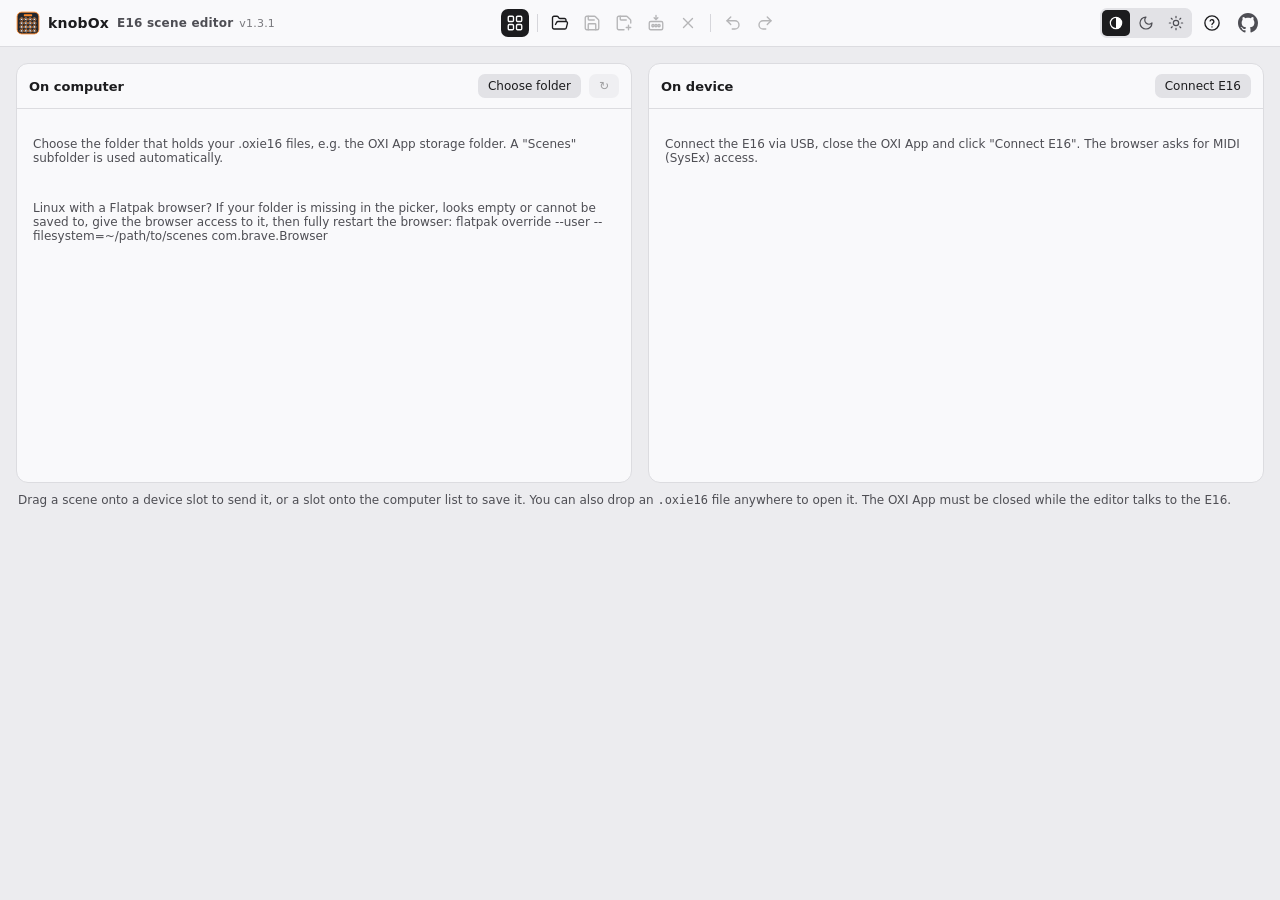
<file: index.html>
<!doctype html>
<html lang="en">
<head>
<meta charset="utf-8">
<meta name="viewport" content="width=device-width, initial-scale=1">
<title>knobOx – E16 scene editor</title>
<link rel="icon" href="assets/icon.svg" type="image/svg+xml">
<script>
  // Apply the stored theme before the first paint
  try { const t = localStorage.getItem('e16ed.theme'); if (t === 'light' || t === 'dark') document.documentElement.dataset.theme = t; } catch (e) { /* storage unavailable */ }
</script>
<link rel="stylesheet" href="src/style.css">
</head>
<body>
<header class="topbar">
  <div class="topinner">
  <div class="brand"><img src="assets/icon.svg" alt="" class="logo">knobOx <span class="muted">E16 scene editor</span><span class="muted ver" id="appVersion">v1.3.1</span></div>
  <div class="actions">
    <button class="btn icon hb" id="btnLibrary" type="button" title="Library" aria-label="Library"><svg viewBox="0 0 24 24" width="18" height="18" fill="none" stroke="currentColor" stroke-width="1.8" stroke-linecap="round" stroke-linejoin="round" aria-hidden="true"><rect x="3" y="3" width="7" height="7" rx="1.5"/><rect x="14" y="3" width="7" height="7" rx="1.5"/><rect x="3" y="14" width="7" height="7" rx="1.5"/><rect x="14" y="14" width="7" height="7" rx="1.5"/></svg></button>
    <span class="sep"></span>
    <label class="btn icon hb" title="Open a scene file" aria-label="Open a scene file" tabindex="0"><svg viewBox="0 0 24 24" width="18" height="18" fill="none" stroke="currentColor" stroke-width="1.8" stroke-linecap="round" stroke-linejoin="round" aria-hidden="true"><path d="M6 14l1.5-2.9A2 2 0 0 1 9.24 10H20a2 2 0 0 1 1.94 2.5l-1.54 6a2 2 0 0 1-1.95 1.5H4a2 2 0 0 1-2-2V5a2 2 0 0 1 2-2h3.9a2 2 0 0 1 1.69.9l.81 1.2a2 2 0 0 0 1.67.9H18a2 2 0 0 1 2 2v2"/></svg><input type="file" id="fileInput" accept=".oxie16,.json" hidden></label>
    <button class="btn icon hb" id="btnSaveLocal" type="button" title="Save to computer" aria-label="Save to computer" disabled><svg viewBox="0 0 24 24" width="18" height="18" fill="none" stroke="currentColor" stroke-width="1.8" stroke-linecap="round" stroke-linejoin="round" aria-hidden="true"><path d="M15.2 3a2 2 0 0 1 1.4.6l3.8 3.8a2 2 0 0 1 .6 1.4V19a2 2 0 0 1-2 2H5a2 2 0 0 1-2-2V5a2 2 0 0 1 2-2z"/><path d="M17 21v-7a1 1 0 0 0-1-1H8a1 1 0 0 0-1 1v7"/><path d="M7 3v4a1 1 0 0 0 1 1h7"/></svg></button>
    <button class="btn icon hb" id="btnSaveAs" type="button" title="Save as …" aria-label="Save as …" disabled><svg viewBox="0 0 24 24" width="18" height="18" fill="none" stroke="currentColor" stroke-width="1.8" stroke-linecap="round" stroke-linejoin="round" aria-hidden="true"><path d="M12 21H5a2 2 0 0 1-2-2V5a2 2 0 0 1 2-2h10.2a2 2 0 0 1 1.4.6l3.8 3.8a2 2 0 0 1 .6 1.4V12"/><path d="M7 3v4a1 1 0 0 0 1 1h7"/><path d="M18 15v6M15 18h6"/></svg></button>
    <button class="btn icon hb" id="btnSaveDevice" type="button" title="Save to E16 …" aria-label="Save to E16 …" disabled><svg viewBox="0 0 24 24" width="18" height="18" fill="none" stroke="currentColor" stroke-width="1.8" stroke-linecap="round" stroke-linejoin="round" aria-hidden="true"><rect x="3" y="10" width="18" height="11" rx="2"/><circle cx="8" cy="15.5" r="1.5"/><circle cx="12" cy="15.5" r="1.5"/><circle cx="16" cy="15.5" r="1.5"/><path d="M12 2v5.5M9.5 5 12 7.5 14.5 5"/></svg></button>
    <button class="btn icon hb" id="btnClose" type="button" title="Close" aria-label="Close" disabled><svg viewBox="0 0 24 24" width="18" height="18" fill="none" stroke="currentColor" stroke-width="1.8" stroke-linecap="round" stroke-linejoin="round" aria-hidden="true"><path d="M18 6 6 18M6 6l12 12"/></svg></button>
    <span class="sep"></span>
    <button class="btn icon hb" id="btnUndo" type="button" title="Undo (Ctrl+Z)" aria-label="Undo (Ctrl+Z)" disabled><svg viewBox="0 0 24 24" width="18" height="18" fill="none" stroke="currentColor" stroke-width="1.8" stroke-linecap="round" stroke-linejoin="round" aria-hidden="true"><path d="M9 14 4 9l5-5"/><path d="M4 9h10.5a5.5 5.5 0 0 1 0 11H11"/></svg></button>
    <button class="btn icon hb" id="btnRedo" type="button" title="Redo (Ctrl+Y)" aria-label="Redo (Ctrl+Y)" disabled><svg viewBox="0 0 24 24" width="18" height="18" fill="none" stroke="currentColor" stroke-width="1.8" stroke-linecap="round" stroke-linejoin="round" aria-hidden="true"><path d="m15 14 5-5-5-5"/><path d="M20 9H9.5a5.5 5.5 0 0 0 0 11H13"/></svg></button>
  </div>
  <div class="topright">
    <span class="fileinfo" id="fileInfo"></span>
    <div class="themesw" id="themeSwitch" role="group" aria-label="Theme">
      <button type="button" data-theme-set="auto" title="Theme: follow the system setting" aria-label="Theme: follow the system setting"><svg viewBox="0 0 24 24" width="18" height="18" fill="none" stroke="currentColor" stroke-width="1.8" stroke-linecap="round" stroke-linejoin="round" aria-hidden="true"><circle cx="12" cy="12" r="8.5"/><path d="M12 3.5a8.5 8.5 0 0 1 0 17z" fill="currentColor" stroke="none"/></svg></button>
      <button type="button" data-theme-set="dark" title="Theme: dark" aria-label="Theme: dark"><svg viewBox="0 0 24 24" width="18" height="18" fill="none" stroke="currentColor" stroke-width="1.8" stroke-linecap="round" stroke-linejoin="round" aria-hidden="true"><path d="M12 3a6 6 0 0 0 9 9 9 9 0 1 1-9-9Z"/></svg></button>
      <button type="button" data-theme-set="light" title="Theme: light" aria-label="Theme: light"><svg viewBox="0 0 24 24" width="18" height="18" fill="none" stroke="currentColor" stroke-width="1.8" stroke-linecap="round" stroke-linejoin="round" aria-hidden="true"><circle cx="12" cy="12" r="4"/><path d="M12 2v2M12 20v2M4.93 4.93l1.41 1.41M17.66 17.66l1.41 1.41M2 12h2M20 12h2M6.34 17.66l-1.41 1.41M19.07 4.93l-1.41 1.41"/></svg></button>
    </div>
    <button class="btn icon hb" id="btnHelp" type="button" title="Help" aria-label="Help"><svg viewBox="0 0 24 24" width="18" height="18" fill="none" stroke="currentColor" stroke-width="1.8" stroke-linecap="round" stroke-linejoin="round" aria-hidden="true"><circle cx="12" cy="12" r="9.5"/><path d="M9.5 9.2a2.6 2.6 0 0 1 5 1c0 1.8-2.5 2.2-2.5 3.8M12 17.2h.01"/></svg></button>
    <a class="ghlink" href="https://github.com/knobOx/knobOx" target="_blank" rel="noopener" title="knobOx on GitHub" aria-label="knobOx on GitHub">
      <svg viewBox="0 0 16 16" width="20" height="20" aria-hidden="true"><path fill="currentColor" d="M8 0C3.58 0 0 3.58 0 8c0 3.54 2.29 6.53 5.47 7.59.4.07.55-.17.55-.38 0-.19-.01-.82-.01-1.49-2.01.37-2.53-.49-2.69-.94-.09-.23-.48-.94-.82-1.13-.28-.15-.68-.52-.01-.53.63-.01 1.08.58 1.23.82.72 1.21 1.87.87 2.33.66.07-.52.28-.87.51-1.07-1.78-.2-3.64-.89-3.64-3.95 0-.87.31-1.59.82-2.15-.08-.2-.36-1.02.08-2.12 0 0 .67-.21 2.2.82.64-.18 1.32-.27 2-.27.68 0 1.36.09 2 .27 1.53-1.04 2.2-.82 2.2-.82.44 1.1.16 1.92.08 2.12.51.56.82 1.27.82 2.15 0 3.07-1.87 3.75-3.65 3.95.29.25.54.73.54 1.48 0 1.07-.01 1.93-.01 2.2 0 .21.15.46.55.38A8.013 8.013 0 0016 8c0-4.42-3.58-8-8-8z"/></svg>
    </a>
  </div>
  </div>
</header>

<main id="app">
  <section id="library" class="library">
    <div class="libcols">
      <div class="libcol">
        <div class="libhead">
          <h2>On computer</h2>
          <span class="muted" id="libFolderName"></span>
          <span class="grow"></span>
          <button class="btn small" id="libPick">Choose folder</button>
          <button class="btn small" id="libRefresh" title="Reload folder">↻</button>
        </div>
        <div class="liblist" id="libFiles"></div>
      </div>
      <div class="libcol">
        <div class="libhead">
          <h2>On device</h2>
          <span class="muted" id="libDeviceName"></span>
          <span class="grow"></span>
          <button class="btn small" id="libConnect">Connect E16</button>
        </div>
        <div class="liblist" id="libDevice"></div>
      </div>
    </div>
    <p class="muted libhint">Drag a scene onto a device slot to send it, or a slot onto the computer list to save it. You can also drop an <code>.oxie16</code> file anywhere to open it. The OXI App must be closed while the editor talks to the E16.</p>
    <button class="btn" id="btnRestore" hidden>Restore last session</button>
  </section>

  <section id="editor" hidden>
    <div class="sourcebar" id="sourceBar"></div>
    <nav class="tabs" id="mainTabs">
      <button data-tab="pages" class="active">Pages</button>
      <button data-tab="overview">CC overview</button>
      <button data-tab="scene">Scene</button>
    </nav>

    <div class="tab" id="tab-pages">
      <div class="workspace">
        <div class="maincol">
          <div class="pagebar" id="pageBar"></div>
          <div class="selbar" id="pageHint"></div>
          <div class="pagesettings" id="pageSettings"></div>
          <div class="grid" id="encGrid"></div>
          <div class="selbar">
            <button class="btn small" id="selAll">All</button>
            <button class="btn small" id="selNone">None</button>
            <span class="sep"></span>
            <button class="btn small" id="btnCopy">Copy</button>
            <button class="btn small" id="btnPaste">Paste</button>
            <span class="hint">Click selects, Ctrl/Shift extends, drag swaps (with Alt: copies)</span>
          </div>
          <div class="selbar" id="pasteRow">
            <span class="grow"></span>
            <span class="hint" id="clipInfo"></span>
          </div>
        </div>
        <aside class="side">
          <nav class="tabs small" id="sideTabs">
            <button data-side="edit" class="active">Encoder</button>
            <button data-side="bulk">Bulk edit</button>
            <button data-side="pages">Pages</button>
          </nav>
          <div id="side-edit" class="sidepane"></div>
          <div id="side-bulk" class="sidepane" hidden></div>
          <div id="side-pages" class="sidepane" hidden></div>
        </aside>
      </div>
    </div>

    <div class="tab" id="tab-overview" hidden></div>
    <div class="tab" id="tab-scene" hidden></div>
  </section>
</main>

<dialog id="dlg">
  <form method="dialog">
    <div id="dlgBody"></div>
    <div class="dlgfoot"><button class="btn">Close</button></div>
  </form>
</dialog>

<div id="toast" class="toast" hidden></div>
<script src="src/model.js"></script>
<script src="src/sysex.js"></script>
<script src="src/library.js"></script>
<script src="src/help.js"></script>
<script src="src/app.js"></script>
</body>
</html>
</file>
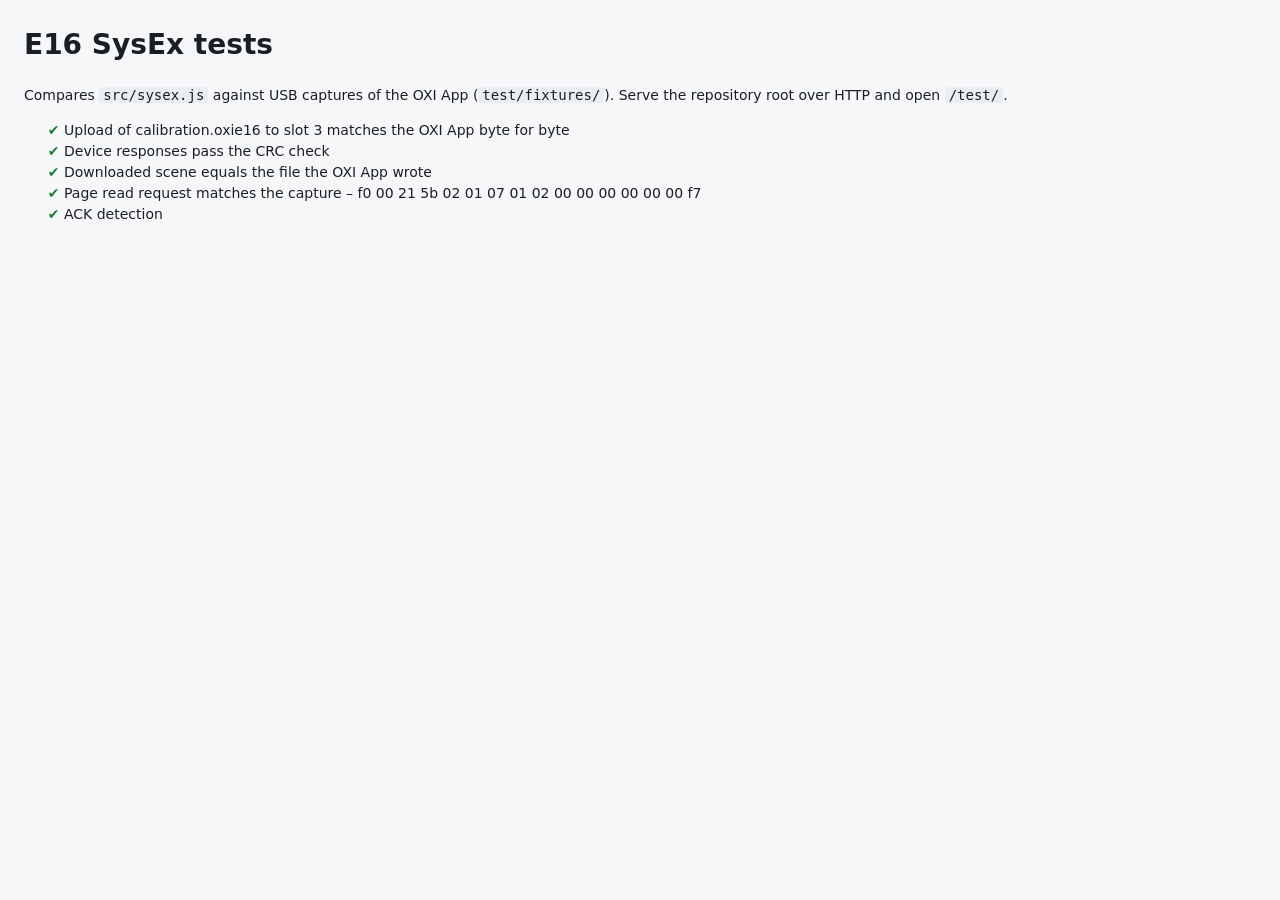
<file: test/index.html>
<!doctype html>
<html lang="en">
<head>
<meta charset="utf-8">
<title>E16 SysEx tests</title>
<style>
  body { font: 14px/1.5 system-ui, sans-serif; margin: 24px; background: #f6f7f9; color: #1b1f24; }
  li.pass::marker { content: '✔ '; color: #1a7f37; }
  li.fail::marker { content: '✘ '; color: #cf222e; }
  code { background: #eaeef2; padding: 0 4px; border-radius: 3px; }
</style>
</head>
<body>
<h1>E16 SysEx tests</h1>
<p>Compares <code>src/sysex.js</code> against USB captures of the OXI App (<code>test/fixtures/</code>). Serve the repository root over HTTP and open <code>/test/</code>.</p>
<ul id="out"></ul>
<script src="../src/sysex.js"></script>
<script>
(async () => {
  const X = window.E16Sysex;
  const out = document.getElementById('out');
  const report = (name, ok, detail) => {
    const li = document.createElement('li');
    li.className = ok ? 'pass' : 'fail';
    li.textContent = name + (detail ? ' – ' + detail : '');
    out.append(li);
  };
  const bytes = async p => new Uint8Array(await (await fetch(p)).arrayBuffer());
  const firstDiff = (a, b) => { for (let i = 0; i < Math.max(a.length, b.length); i++) if (a[i] !== b[i]) return i; return -1; };

  try {
    const text = await (await fetch('fixtures/calibration.oxie16')).text();
    const scene = JSON.parse(text);

    const up = X.toSyx(X.encodeScene(scene, 3));
    const cap = await bytes('fixtures/capture_calibration_slot3.syx');
    const d = firstDiff(up, cap);
    report('Upload of calibration.oxie16 to slot 3 matches the OXI App byte for byte', d < 0, d < 0 ? '' : 'first difference at byte ' + d);

    const parts = X.splitSyx(await bytes('fixtures/device_read_calibration_slot3.syx')).map(X.parseResponse);
    report('Device responses pass the CRC check', parts.length === 13);
    const decoded = X.decodeScene(parts[0].body, parts.slice(1).map(p => p.body), null);
    report('Downloaded scene equals the file the OXI App wrote', JSON.stringify(decoded) === text);

    const req = Array.from(X.request(1, 2, 0)).map(b => b.toString(16).padStart(2, '0')).join(' ');
    report('Page read request matches the capture', req === 'f0 00 21 5b 02 01 07 01 02 00 00 00 00 00 00 f7', req);

    report('ACK detection', X.isAck(X.ACK) && !X.isAck([0xF0, 0xF7]));
  } catch (e) {
    report('Test run', false, e.message);
  }
})();
</script>
</body>
</html>
</file>
<file: src/style.css>
/* Theme tokens. Dark is the default; light applies via data-theme="light" or, with no stored choice, the OS setting. */
:root {
  --bg: #161617;
  --panel: #232325;
  --panel2: #323235;
  --panel3: #3c3c40;
  --line: #2e2e31;
  --text: #ececee;
  --muted: #aeaeb4;
  --accent: #e9e9ec;
  --accent-ink: #18181a;
  --focus: #8a7cff;
  --warn: #ffb347;
  --danger: #ff6b6b;
  --used: #5a6bd8;
  --multi: #e08a2c;
  --free: #2c2c2f;
  --sel: #f2f2f4;
  --knob: #0c0c0d;
  --shadow: 0 8px 28px rgba(0, 0, 0, .45);
  --radius: 7px;
  --ctl-h: 30px;
  --lab-w: 132px;
  --col-gap: 10px;
  --row-gap: 8px;
  --sel-w: 200px;
  font-family: -apple-system, BlinkMacSystemFont, "SF Pro Text", "Inter", system-ui, "Segoe UI", Roboto, sans-serif;
  font-size: 14px;
  color-scheme: dark;
}
@media (prefers-color-scheme: light) {
  :root:not([data-theme]) {
    --bg: #ececef; --panel: #f9f9fb; --panel2: #e2e2e6; --panel3: #d6d6db; --line: #dcdce0;
    --text: #1c1c1e; --muted: #4e4e54; --accent: #1c1c1e; --accent-ink: #ffffff; --focus: #5b4bd6;
    --warn: #b86e00; --danger: #c62828; --used: #6f7fe6; --multi: #e7962f; --free: #e2e2e6; --sel: #1c1c1e;
    --knob: #2a2a2d; --shadow: 0 8px 24px rgba(0, 0, 0, .14);
    color-scheme: light;
  }
}
:root[data-theme="light"] {
  --bg: #ececef; --panel: #f9f9fb; --panel2: #e2e2e6; --panel3: #d6d6db; --line: #dcdce0;
  --text: #1c1c1e; --muted: #4e4e54; --accent: #1c1c1e; --accent-ink: #ffffff; --focus: #5b4bd6;
  --warn: #b86e00; --danger: #c62828; --used: #6f7fe6; --multi: #e7962f; --free: #e2e2e6; --sel: #1c1c1e;
  --knob: #2a2a2d; --shadow: 0 8px 24px rgba(0, 0, 0, .14);
  color-scheme: light;
}
* { box-sizing: border-box; }
[hidden] { display: none !important; }
body { margin: 0; background: var(--bg); color: var(--text); min-height: 100vh; }
body.filedrag::after {
  content: "Datei loslassen zum Öffnen"; position: fixed; inset: 0; display: grid; place-items: center;
  background: color-mix(in srgb, var(--focus) 22%, transparent); font-size: 24px; pointer-events: none; z-index: 50;
}
h1, h2, h3 { margin: 0 0 8px; font-weight: 600; }
h2 { font-size: 17px; }
h3 { font-size: 15px; }
code { font-family: ui-monospace, monospace; font-size: 12px; }
.muted { color: var(--muted); font-size: 12px; }
.warn { color: var(--warn); }
.posmatrix { margin: 0 0 var(--row-gap) calc(var(--lab-w) + var(--col-gap)); }
.posgrid { display: grid; grid-template-columns: repeat(4, 52px); gap: 4px; margin-bottom: 6px; }
.posbox { display: flex; align-items: center; gap: 4px; font-size: 12px; background: var(--panel2); border-radius: 4px; padding: 2px 4px; cursor: pointer; }
.posbox input { flex: none; margin: 0; }
.posbox span { font-variant-numeric: tabular-nums; }
@media (max-width: 640px) { :root { --lab-w: 112px; } }
.ccpreview { font-size: 12px; color: var(--muted); background: var(--panel2); border-radius: 6px; padding: 6px 8px; margin: 6px 0; }
.ccpreview b { color: var(--text); font-weight: 600; }
.ccpreview p { margin: 2px 0 0; }
.ccpreview p.warn { color: var(--warn); }
.ccpgrid { display: grid; grid-template-columns: repeat(4, minmax(0, 1fr)); gap: 4px; margin-top: 6px; }
.ccpcell { display: flex; flex-direction: column; background: var(--panel); border-radius: 4px; padding: 3px 6px; font-variant-numeric: tabular-nums; }
.ccpcell .ccpp { color: var(--muted); font-size: 11px; }
.ccpcell span:last-child { color: var(--text); }
.ccpcell.none span:last-child { color: var(--warn); }

.topbar { background: var(--panel); border-bottom: 1px solid var(--line); position: sticky; top: 0; z-index: 10; }
/* Same width as the editor content: brand left, actions centered, theme and links right */
.topinner {
  max-width: 1320px; margin: 0 auto; padding: 7px 16px;
  display: grid; grid-template-columns: minmax(0, 1fr) auto minmax(0, 1fr); align-items: center; gap: 12px;
}
.brand { font-weight: 600; letter-spacing: .2px; display: flex; align-items: center; gap: 8px; white-space: nowrap; min-width: 0; }
.brand .logo { width: 24px; height: 24px; flex: none; border-radius: 5px; }
.brand .ver { font-weight: 400; font-size: 11px; opacity: .75; margin-left: -2px; }
.actions { display: flex; gap: 4px; align-items: center; justify-content: center; }
.topright { display: flex; gap: 6px; align-items: center; justify-content: flex-end; }
.sep { width: 1px; height: 18px; background: var(--panel3); margin: 0 4px; }
.fileinfo { color: var(--muted); font-size: 13px; }
.fileinfo:empty { display: none; }
.ghlink { display: inline-flex; color: var(--muted); padding: 6px; border-radius: var(--radius); }
.ghlink:hover { color: var(--text); background: var(--panel2); }
.ghlink:focus-visible { outline: 2px solid var(--focus); outline-offset: 1px; }
.btn.hb { width: 34px; height: 32px; background: transparent; color: var(--text); }
.btn.hb:hover:not(:disabled) { background: var(--panel2); }
.btn.hb.on { background: var(--accent); color: var(--accent-ink); }
.btn.hb:disabled { opacity: .3; }
label.btn.hb:focus-visible { outline: 2px solid var(--focus); outline-offset: 1px; }
@media (max-width: 900px) { .brand > .muted { display: none; } }
@media (max-width: 640px) {
  .topinner { grid-template-columns: 1fr auto; }
  .actions { grid-column: 1 / -1; grid-row: 2; flex-wrap: wrap; }
}

.btn {
  display: inline-flex; align-items: center; justify-content: center; gap: 4px; cursor: pointer; user-select: none;
  background: var(--panel2); color: var(--text); border: 1px solid transparent; border-radius: var(--radius);
  min-height: var(--ctl-h); padding: 0 12px; font: inherit; font-size: 13px; font-weight: 500; line-height: 1.2;
  transition: background .12s ease, color .12s ease;
}
.btn:hover:not(:disabled) { background: var(--panel3); }
.btn:focus-visible { outline: 2px solid var(--focus); outline-offset: 1px; }
.btn:disabled { opacity: .4; cursor: default; }
.btn.primary { background: var(--accent); color: var(--accent-ink); }
.btn.primary:hover:not(:disabled) { background: color-mix(in srgb, var(--accent) 85%, var(--bg)); }
.btn.ghost { background: transparent; color: var(--muted); }
.btn.ghost:hover:not(:disabled) { background: var(--panel2); color: var(--text); }
.btn.small { min-height: 24px; padding: 0 9px; font-size: 12px; }
.btn.icon { width: 28px; height: 28px; min-height: 0; padding: 0; }
.frow .btn.icon { width: var(--ctl-h); height: var(--ctl-h); }
.btn.icon svg { display: block; }
.btn.danger { color: var(--danger); }
.btn.danger:hover:not(:disabled) { background: color-mix(in srgb, var(--danger) 18%, var(--panel2)); }

input, select {
  background: var(--panel2); color: var(--text); border: 1px solid transparent; border-radius: var(--radius);
  padding: 0 8px; font: inherit; font-size: 13px; min-width: 0;
}
input:not([type=checkbox]):not([type=color]), select { height: var(--ctl-h); }
input:hover:not(:disabled), select:hover:not(:disabled) { background: var(--panel3); }
input:disabled, select:disabled { opacity: .55; cursor: default; }
input:focus, select:focus { outline: 2px solid var(--focus); outline-offset: -1px; }
input[type=checkbox] { width: 16px; height: 16px; accent-color: var(--accent); }
.w-num { width: 84px; }
.w-name { width: 110px; }

/* Library: scene folder + device slots, like the OXI App's scene manager */
.library { max-width: 1320px; margin: 0 auto; padding: 16px 16px 40px; }
.libcols { display: grid; grid-template-columns: repeat(2, minmax(0, 1fr)); gap: 16px; }
@media (max-width: 760px) { .libcols { grid-template-columns: minmax(0, 1fr); } }
.libcol { background: var(--panel); border: 1px solid var(--line); border-radius: 12px; display: flex; flex-direction: column; min-height: 420px; }
.libhead { display: flex; align-items: center; gap: 8px; padding: 10px 12px; border-bottom: 1px solid var(--line); }
.libhead h2 { font-size: 13px; margin: 0; font-weight: 600; }
.libhead .muted { overflow: hidden; text-overflow: ellipsis; white-space: nowrap; }
.grow { flex: 1; }
.liblist { flex: 1; overflow: auto; padding: 4px; }
.liblist.dropping, .librow.dropping { outline: 2px dashed var(--focus); outline-offset: -2px; }
.librow { display: flex; align-items: center; gap: 8px; padding: 6px 8px; border-radius: 6px; cursor: grab; }
.librow:hover { background: var(--panel2); }
.librow.current { background: var(--accent); color: var(--accent-ink); }
.librow.current .libslot, .librow.current .muted { color: color-mix(in srgb, var(--accent-ink) 78%, transparent); }
.libslot { width: 20px; text-align: right; color: var(--muted); font-size: 12px; }
.libcolor { width: 4px; height: 22px; border-radius: 2px; flex: none; }
.libname { flex: 1; min-width: 0; overflow: hidden; text-overflow: ellipsis; white-space: nowrap; }
.libhint { margin: 10px 2px; }
.pad { padding: 12px; }

/* What is being edited and where it comes from */
.sourcebar {
  display: flex; align-items: center; flex-wrap: wrap; gap: 6px 10px; margin-bottom: 10px; padding: 10px 14px;
  background: var(--panel); border: 1px solid var(--line); border-left: 4px solid var(--muted); border-radius: 12px;
}
.sourcebar.src-device { border-left-color: #ff8a2b; }
.sourcebar .libcolor { height: 26px; }
.srctag {
  font-size: 11px; font-weight: 700; text-transform: uppercase; letter-spacing: .5px; padding: 2px 8px; border-radius: 10px;
  background: var(--panel2); color: var(--text);
}
.src-device .srctag { background: color-mix(in srgb, #ff8a2b 25%, var(--panel)); }
.srctitle { font-size: 17px; font-weight: 600; }
.badge.warn { background: color-mix(in srgb, #ff8a2b 25%, var(--panel)); color: var(--text); }
.enablehint p { margin: 0 0 8px; }
.enablehint ol { margin: 0 0 10px; padding-left: 20px; }
.enablehint li { margin-bottom: 4px; }
.drop {
  border: 2px dashed var(--line); border-radius: 14px; padding: 48px 32px; text-align: center; max-width: 560px;
  background: var(--panel);
}
.drop p { color: var(--muted); }

#editor { padding: 12px 16px 40px; max-width: 1320px; margin: 0 auto; }
.tabs { display: flex; gap: 2px; border-bottom: 1px solid var(--line); margin-bottom: 12px; }
.tabs button {
  position: relative; background: none; border: none; color: var(--muted); padding: 8px 16px; cursor: pointer; font: inherit; font-weight: 500;
}
.tabs button:hover { color: var(--text); }
.tabs button.active { color: var(--text); }
.tabs button.active::after {
  content: ""; position: absolute; left: 50%; bottom: -1px; width: 22px; height: 2px; border-radius: 2px;
  background: var(--text); transform: translateX(-50%);
}
.tabs.small { justify-content: stretch; }
.tabs.small button { flex: 1; padding: 8px 10px; font-size: 13px; }

/* 4 x 3 grid like the OXI app's page selector, as wide as the encoder grid */
.pagebar { display: grid; grid-template-columns: repeat(4, minmax(0, 1fr)); gap: 4px; }
.pagebar .pagebtn { min-width: 0; }
.pagebtn {
  display: flex; flex-direction: column; align-items: center; min-width: 66px;
  background: var(--panel2); border: 1px solid transparent; border-radius: var(--radius); padding: 5px 8px; cursor: pointer; color: var(--text); font: inherit;
  transition: background .12s ease;
}
.pagebtn:hover { background: var(--panel3); }
.pagebtn.dropping { outline: 2px dashed var(--focus); }
.pagebtn.active { background: var(--accent); color: var(--accent-ink); }
.pagebtn.active .pnum { color: color-mix(in srgb, var(--accent-ink) 78%, transparent); }
.pnum { font-size: 10px; color: var(--muted); }
.ptitle { font-size: 13px; font-weight: 500; max-width: 100%; overflow: hidden; text-overflow: ellipsis; white-space: nowrap; }

.pagesettings { display: flex; gap: 8px 16px; flex-wrap: wrap; align-items: center; margin: 4px 0 14px; }
.pagesettings .frow { grid-template-columns: auto auto; }

/* Pages view: pages, page settings and encoders on the left, edit panel on the right from the top */
.workspace { display: grid; grid-template-columns: minmax(0, 680px) minmax(400px, 1fr); column-gap: 16px; align-items: start; }
.maincol { min-width: 0; }
@media (max-width: 1140px) {
  .workspace { grid-template-columns: minmax(0, 1fr); }
  .workspace > .side { margin-top: 12px; position: static; max-height: none; }
}

.selbar { display: flex; gap: 6px; align-items: center; margin: 6px 0; flex-wrap: wrap; min-height: 26px; }
.hint { color: var(--muted); font-size: 12px; }
.pasteparts { display: inline-flex; gap: 10px; align-items: center; flex-wrap: wrap; margin: 0; font-size: 12px; }

.grid {
  display: grid; grid-template-columns: repeat(4, minmax(0, 1fr)); gap: 8px;
  background: var(--panel); border: 1px solid var(--line); border-radius: 16px; padding: 10px; margin-bottom: 12px;
}
.enc {
  position: relative; background: var(--panel2); border: 1px solid transparent; border-left: 4px solid var(--ring); border-radius: 10px;
  padding: 9px 10px; cursor: pointer; user-select: none; min-height: 112px; transition: background .12s ease;
}
.enc:hover { background: var(--panel3); }
.enc.sel { outline: 2px solid var(--sel); outline-offset: 1px; }
.enc.dropping { outline: 2px dashed var(--focus); }
.enc.changed::after {
  content: ""; position: absolute; top: 7px; right: 7px; width: 7px; height: 7px; border-radius: 50%; background: var(--warn);
}
.ehead { display: flex; align-items: center; gap: 6px; }
.ering {
  width: 22px; height: 22px; border-radius: 50%; flex: none; background: var(--knob);
  border: 3px solid var(--ring); box-shadow: 0 0 0 2px var(--panel2), 0 0 0 3px color-mix(in srgb, var(--ring) 35%, transparent);
}
.eabbr { font-weight: 600; font-size: 15px; font-family: ui-monospace, "SF Mono", monospace; }
.enum { margin-left: auto; margin-right: 12px; color: var(--muted); font-size: 11px; }
.ename { color: var(--muted); font-size: 11px; min-height: 14px; margin-bottom: 4px; font-family: ui-monospace, monospace; }
.eline { font-size: 12px; font-family: ui-monospace, monospace; white-space: nowrap; overflow: hidden; text-overflow: ellipsis; }
.eline.off { color: var(--muted); opacity: .8; }
.erole {
  display: inline-block; width: 15px; text-align: center; margin-right: 5px; font-size: 10px; border-radius: 3px;
  background: var(--panel); color: var(--muted);
}

.side {
  background: var(--panel); border: 1px solid var(--line); border-radius: 12px; padding: 0 12px 8px;
  position: sticky; top: 64px; max-height: calc(100vh - 80px); overflow: auto;
}
.side > .tabs { position: sticky; top: 0; z-index: 5; background: var(--panel); margin: 0 -12px 8px; padding: 6px 12px 0; }
.sidepane { padding-bottom: 8px; }
/* Accordion sections: one open at a time per pane */
.acc > legend { cursor: pointer; user-select: none; }
.acc > legend::before { content: "\25B8"; display: inline-block; width: 1em; color: var(--muted); transition: transform .25s ease; }
.acc.open > legend::before { transform: rotate(90deg); }
.acc { transition: padding-bottom .25s ease; }
.acc:not(.open) { padding-bottom: 2px; }
.accbody { display: grid; grid-template-rows: 0fr; transition: grid-template-rows .25s ease; }
.acc.open > .accbody { grid-template-rows: 1fr; }
.accinner { overflow: hidden; min-height: 0; }
.acc.open.settled > .accbody > .accinner { overflow: visible; }
@media (prefers-reduced-motion: reduce) { .accbody, .acc, .acc > legend::before { transition: none; } }
.edhead { display: flex; align-items: baseline; gap: 10px; flex-wrap: wrap; }
fieldset { border: none; border-top: 1px solid var(--line); border-radius: 0; margin: 0 0 4px; padding: 8px 2px 14px; }
fieldset.inactive { opacity: .65; }
legend { padding: 0 8px 0 0; font-weight: 600; font-size: 13px; }
/* Form rows: label column, then the controls at their own width (selects up to --sel-w). */
.frow { display: grid; grid-template-columns: var(--lab-w) minmax(0, 1fr); align-items: start; column-gap: var(--col-gap); margin: 0 0 var(--row-gap); }
.frow > select, .frow > input[type=text]:not([class]) { width: 100%; max-width: var(--sel-w); }
.frow > select.w-full { max-width: none; }
.frow > * { justify-self: start; }
.frow > select, .frow > input[type=text]:not([class]) { justify-self: stretch; }
.flabel { color: var(--muted); font-size: 12px; overflow-wrap: anywhere; min-height: var(--ctl-h); display: flex; align-items: center; }
.inl { display: inline-flex; gap: 8px; align-items: center; flex-wrap: wrap; }
.frow > .inl { display: flex; min-width: 0; min-height: var(--ctl-h); }
.frow > .inl > select { width: var(--sel-w); min-width: 0; }
.frow select.w-page { width: 64px; }
/* Text that belongs to a section, and help text under a single field (indented to the controls). */
fieldset p { margin: 0 0 var(--row-gap); }
.fhint { margin-left: calc(var(--lab-w) + var(--col-gap)) !important; }
/* Checkboxes stacked in the control column. */
.chklist { display: flex; flex-direction: column; align-items: flex-start; gap: 6px; padding: 5px 0; }
fieldset .chk { font-size: 13px; }
/* Action buttons at the end of a section. */
.btnrow { display: flex; flex-wrap: wrap; gap: 8px; align-items: center; margin-top: 12px; }
.btnrow.top { margin: 0 0 12px; }
.btnrow + p { margin-top: 12px; }
/* Plain values in a form row sit on the same line as their label. */
.frow > span:not(.flabel):not(.inl):not(.colorpick), .frow > code { min-height: var(--ctl-h); display: flex; align-items: center; }
.colorpick { position: relative; display: inline-flex; gap: 8px; align-items: center; }
.btnswatch { width: var(--ctl-h); height: var(--ctl-h); padding: 0; cursor: pointer; border-radius: 6px; }
.cpop {
  position: absolute; top: calc(100% + 4px); left: 0; z-index: 20; display: grid; grid-template-columns: repeat(10, 18px); gap: 3px;
  padding: 6px; background: var(--panel); border: 1px solid var(--line); border-radius: 10px; box-shadow: var(--shadow);
}
.cpop[hidden] { display: none; }
.cpcell { width: 18px; height: 18px; padding: 0; border: 1px solid var(--line); border-radius: 3px; cursor: pointer; }
.cpcell:hover { outline: 2px solid var(--focus); }
.cpcell.cur { outline: 2px solid var(--sel); outline-offset: 1px; }
.swatch { display: inline-block; width: 18px; height: 18px; border-radius: 4px; border: 1px solid var(--line); }
.badge { font-size: 11px; padding: 1px 6px; border-radius: 10px; background: var(--panel2); color: var(--muted); }
.badge.warn { background: color-mix(in srgb, var(--multi) 25%, transparent); color: var(--warn); }

/* overview */
.ovopts { display: flex; gap: 14px; flex-wrap: wrap; align-items: center; margin-bottom: 10px; }
.chk { display: inline-flex; gap: 8px; align-items: center; }
/* Same size and left edge as the color swatch next to a field. */
fieldset .chk > input[type=checkbox] { width: 18px; height: 18px; margin: 0; }
.chk.disabled { opacity: .45; }
.matrix { border-collapse: collapse; font-size: 12px; margin-bottom: 16px; }
.matrix th, .matrix td { padding: 2px 6px; text-align: right; }
.matrix th { color: var(--muted); font-weight: 500; }
.mxrow { cursor: pointer; }
.mxrow:hover td { background: var(--panel); }
.mxrow.active td { background: var(--panel2); }
.mxrow.empty td:first-child { color: var(--muted); }
.mxcells, .mxscale { display: grid; grid-template-columns: repeat(128, 6px); gap: 1px; }
.mxscale { grid-template-columns: repeat(8, calc(16 * 7px)); text-align: left; }
.mx { height: 12px; background: var(--free); border-radius: 1px; }
.mx.used { background: var(--used); }
.mx.multi { background: var(--multi); }
.matrix td:last-child, .matrix th:last-child { text-align: left; }
.chdetail { background: var(--panel); border: 1px solid var(--line); border-radius: 12px; padding: 10px 12px; }
.freebox { display: flex; gap: 6px; align-items: baseline; flex-wrap: wrap; margin-bottom: 10px; font-size: 13px; }
.freelist { font-family: ui-monospace, monospace; }
.sendbar { width: 100%; margin-top: 10px; }
.cclegend { display: flex; flex-wrap: wrap; gap: 4px 14px; align-items: center; margin-bottom: 8px; font-size: 12px; color: var(--muted, inherit); }
.cclegend code { font-size: 11px; }
.cclegend .lg { display: inline-block; width: 12px; height: 12px; border-radius: 3px; margin-right: 4px; vertical-align: -2px; background: var(--free); }
.cclegend .lg.used { background: color-mix(in srgb, var(--used) 35%, var(--panel)); }
.cclegend .lg.multi { background: color-mix(in srgb, var(--multi) 45%, var(--panel)); }
.ccgrid { display: grid; grid-template-columns: repeat(16, minmax(0, 1fr)); gap: 3px; }
@media (max-width: 1100px) { .ccgrid { grid-template-columns: repeat(8, minmax(0, 1fr)); } }
.ccell { background: var(--free); border-radius: 4px; padding: 3px 4px; min-height: 42px; font-size: 10px; overflow: hidden; }
.ccell.used { background: color-mix(in srgb, var(--used) 35%, var(--panel)); }
.ccell.multi { background: color-mix(in srgb, var(--multi) 45%, var(--panel)); }
.ccnum { font-weight: 700; font-size: 11px; }
.ccuse { display: block; color: var(--text); text-decoration: none; white-space: nowrap; overflow: hidden; text-overflow: ellipsis; font-family: ui-monospace, monospace; }
.ccuse:hover { text-decoration: underline; }

/* scene */
.scenecols { display: grid; grid-template-columns: minmax(0, 420px) minmax(0, 1fr); gap: 16px; align-items: start; }
@media (max-width: 900px) { .scenecols { grid-template-columns: 1fr; } }
.icongrid { display: grid; grid-template-columns: repeat(16, 16px); gap: 1px; background: var(--line); width: max-content; border: 1px solid var(--line); margin-bottom: 8px; user-select: none; }
.px { width: 16px; height: 16px; background: var(--panel2); cursor: crosshair; }
.px.on { background: var(--text); }

/* Theme switch in the top bar */
.themesw { display: inline-flex; background: var(--panel2); border-radius: var(--radius); padding: 2px; gap: 2px; }
.themesw button {
  display: inline-flex; align-items: center; justify-content: center; width: 28px; height: 26px;
  background: none; border: none; color: var(--muted); padding: 0; border-radius: 5px; cursor: pointer;
}
.themesw button svg { width: 16px; height: 16px; }
.themesw button:hover { color: var(--text); }
.themesw button[aria-pressed="true"] { background: var(--accent); color: var(--accent-ink); }
.themesw button:focus-visible { outline: 2px solid var(--focus); outline-offset: 1px; }

dialog { background: var(--panel); color: var(--text); border: 1px solid var(--line); border-radius: 14px; max-width: 600px; box-shadow: var(--shadow); }
dialog::backdrop { background: rgba(0, 0, 0, .5); }
dialog ul { padding-left: 18px; }
dialog li { margin: 4px 0; }
.dlgfoot { text-align: right; margin-top: 12px; }
.dlgactions { display: flex; flex-wrap: wrap; gap: 8px; margin-top: 12px; }

.toast {
  position: fixed; bottom: 18px; left: 50%; transform: translateX(-50%); background: var(--panel2); border: 1px solid var(--line);
  padding: 8px 14px; border-radius: 10px; box-shadow: var(--shadow); z-index: 60;
  max-width: min(640px, calc(100vw - 32px)); overflow-wrap: anywhere;
}
.updatebar {
  position: fixed; top: 12px; left: 50%; transform: translateX(-50%); z-index: 70;
  display: flex; align-items: center; gap: 10px; flex-wrap: wrap; max-width: calc(100vw - 32px);
  background: var(--panel); border: 1px solid var(--line); border-radius: 10px; padding: 8px 12px;
  box-shadow: var(--shadow);
}
.toast.err { border-color: var(--warn); color: var(--warn); }

@media (max-width: 640px) {
  #editor { padding: 10px 12px 40px; }
  .grid { grid-template-columns: repeat(2, minmax(0, 1fr)); }
  .frow { grid-template-columns: 110px minmax(0, 1fr); }
  .matrix { display: block; overflow-x: auto; }
}

/* Help overlay: index on the left, text on the right */
body.noscroll { overflow: hidden; }
.helpov { position: fixed; inset: 0; z-index: 60; background: rgba(0, 0, 0, .5); display: grid; place-items: center; padding: 24px; }
.helpbox { width: min(1080px, 100%); height: min(88vh, 900px); background: var(--panel); color: var(--text); border: 1px solid var(--line); border-radius: 14px; box-shadow: var(--shadow); display: flex; flex-direction: column; overflow: hidden; }
.helphead { display: flex; align-items: center; gap: 10px; padding: 10px 14px; border-bottom: 1px solid var(--line); }
.helphead .logo { width: 22px; height: 22px; border-radius: 5px; }
.helphead .grow { flex: 1; }
.helpcols { flex: 1; min-height: 0; display: grid; grid-template-columns: 210px minmax(0, 1fr); }
.helpnav { overflow-y: auto; padding: 12px 8px; border-right: 1px solid var(--line); background: color-mix(in srgb, var(--panel2) 40%, var(--panel)); }
.helpnav a { display: block; padding: 6px 10px; border-radius: 6px; color: var(--muted); text-decoration: none; font-size: 13px; }
.helpnav a:hover { color: var(--text); background: var(--panel2); }
.helpnav a.active { color: var(--accent-ink); background: var(--accent); }
.helpbody { overflow-y: auto; padding: 8px 28px 40vh; line-height: 1.55; outline: none; }
.helpsec { padding-top: 16px; max-width: 760px; }
.helpsec + .helpsec { border-top: 1px solid var(--line); margin-top: 18px; }
.helpsec h2 { font-size: 19px; margin-bottom: 10px; }
.helpsec h3 { font-size: 14px; margin: 16px 0 6px; }
.helpsec p { margin: 6px 0; }
.helpsec ul, .helpsec ol { padding-left: 20px; margin: 6px 0; }
.helpsec li { margin: 4px 0; }
.helpsec a { color: var(--focus); }
.helpsec code { font-size: 12.5px; background: var(--panel2); border-radius: 4px; padding: 1px 5px; }
.helpsec pre { background: var(--panel2); border-radius: 8px; padding: 10px 12px; font-size: 12.5px; overflow-x: auto; line-height: 1.45; }
.helpsec kbd { font: 12px/1 inherit; border: 1px solid var(--line); border-bottom-width: 2px; border-radius: 4px; padding: 2px 5px; background: var(--panel2); }
.helpsec table { border-collapse: collapse; margin: 8px 0; width: 100%; }
.helpsec td { padding: 6px 10px; border-bottom: 1px solid var(--line); vertical-align: top; }
.helpsec td:first-child { white-space: nowrap; font-weight: 600; width: 1%; }
.helpsec .note { background: color-mix(in srgb, var(--warn) 12%, transparent); border-left: 3px solid var(--warn); padding: 8px 12px; border-radius: 0 6px 6px 0; }
@media (max-width: 720px) {
  .helpov { padding: 0; }
  .helpbox { height: 100vh; border-radius: 0; border: 0; }
  .helpcols { grid-template-columns: 1fr; grid-template-rows: auto minmax(0, 1fr); }
  .helpnav { display: flex; gap: 4px; overflow-x: auto; overflow-y: hidden; border-right: 0; border-bottom: 1px solid var(--line); padding: 8px; }
  .helpnav a { white-space: nowrap; flex: none; }
  .helpbody { padding: 4px 16px 40vh; }
  .helpsec td:first-child { white-space: normal; }
}
</file>
